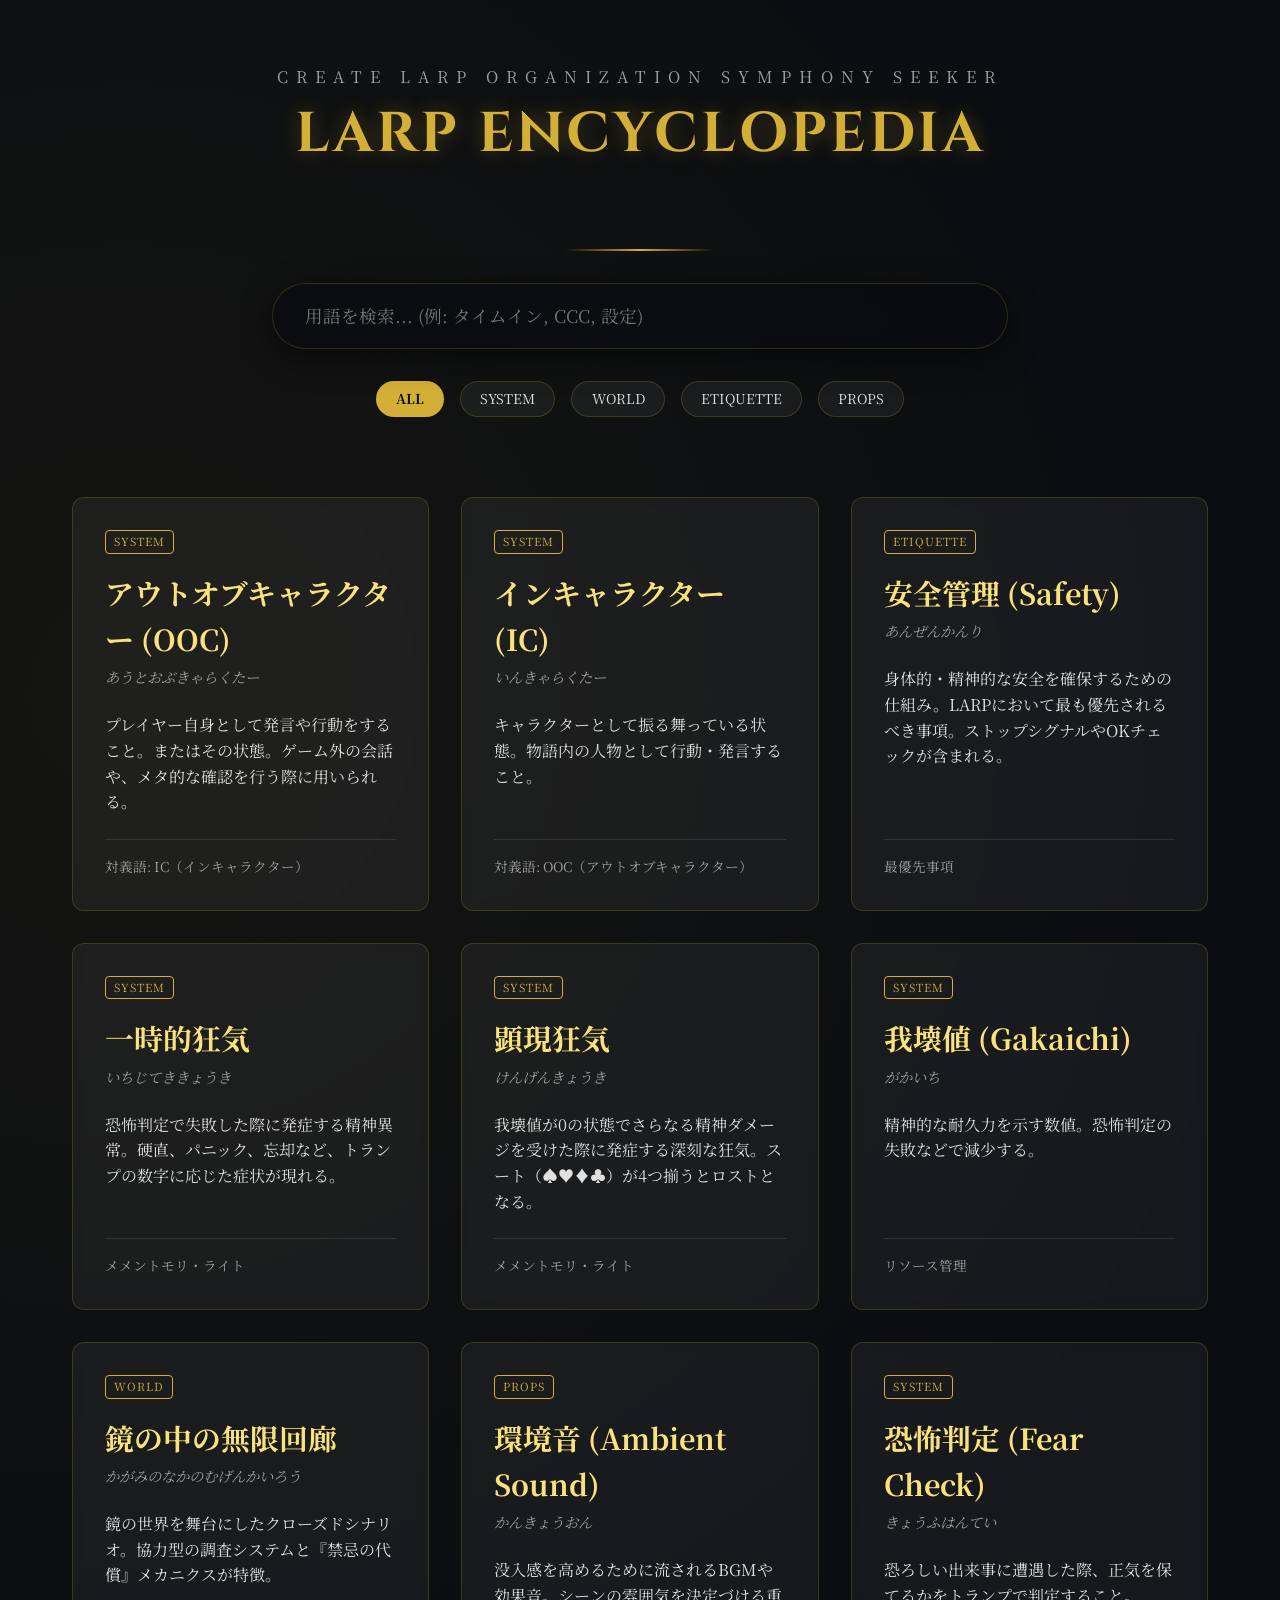
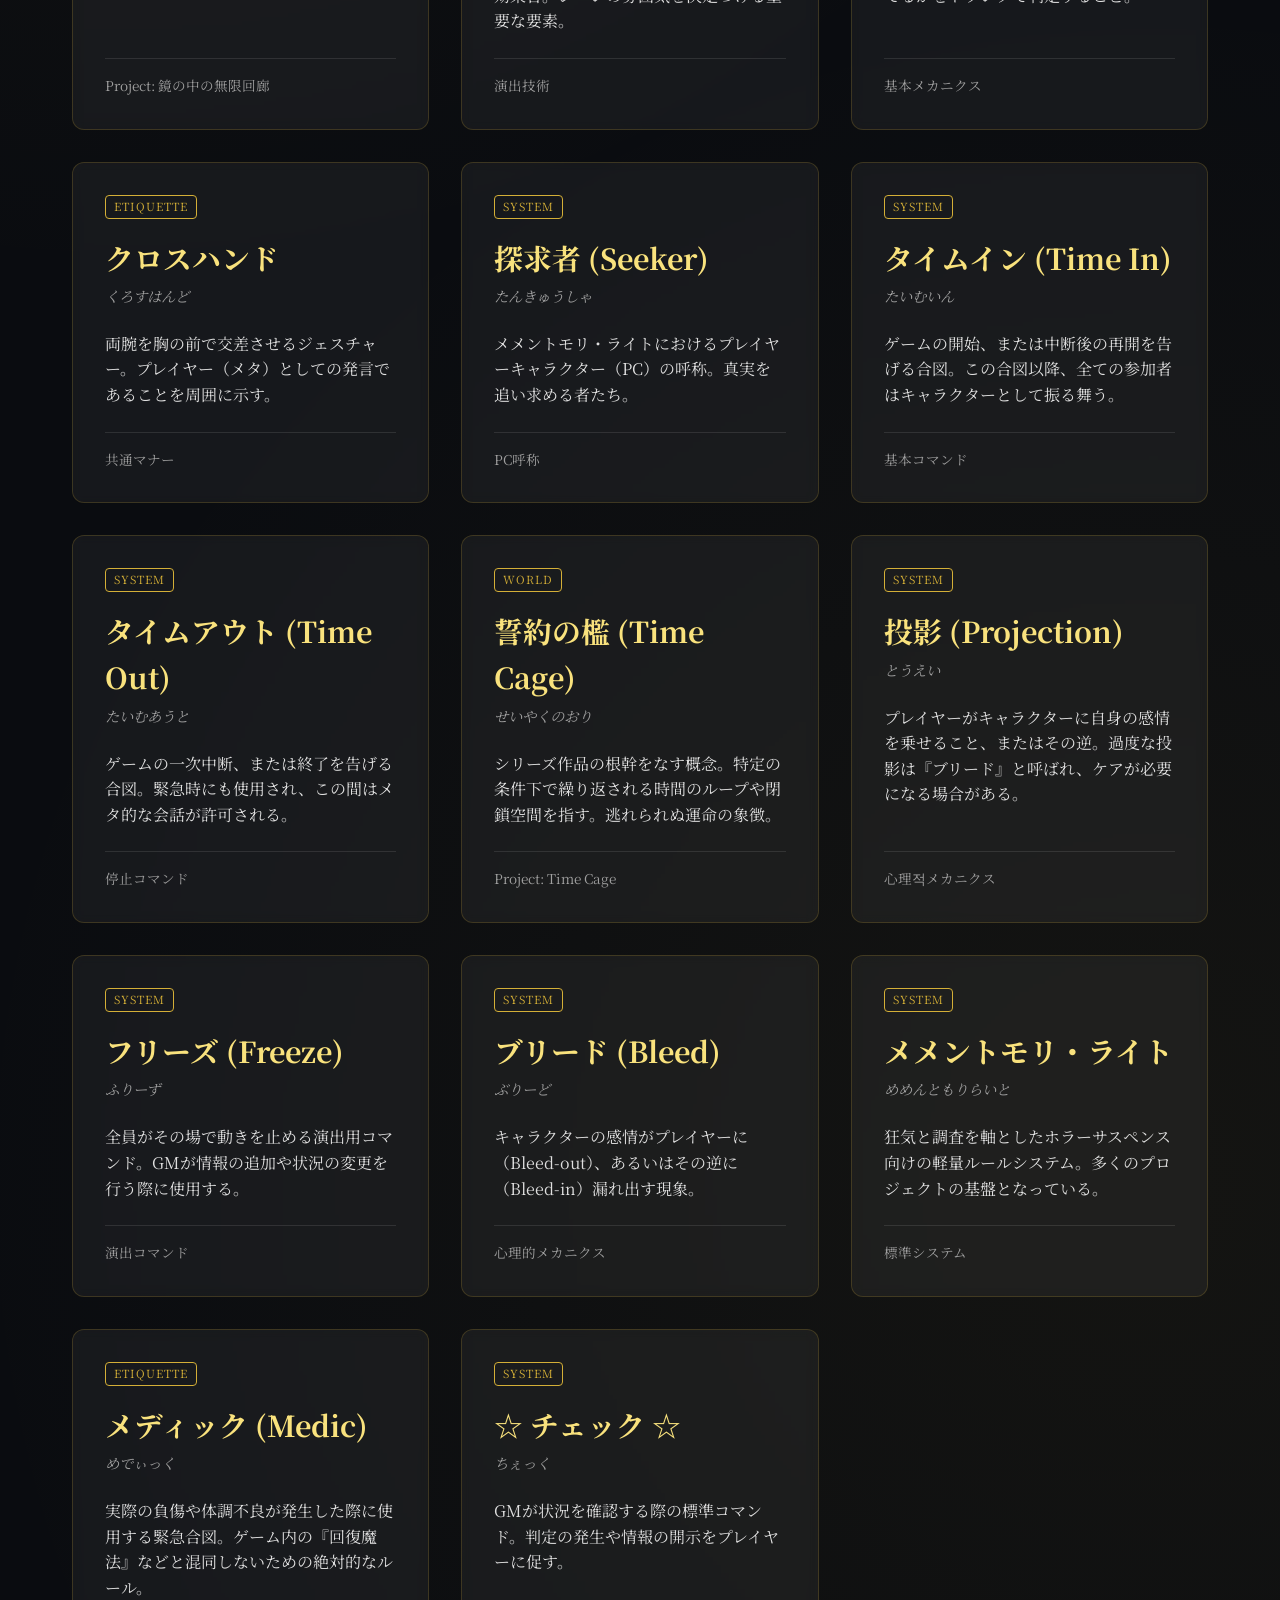
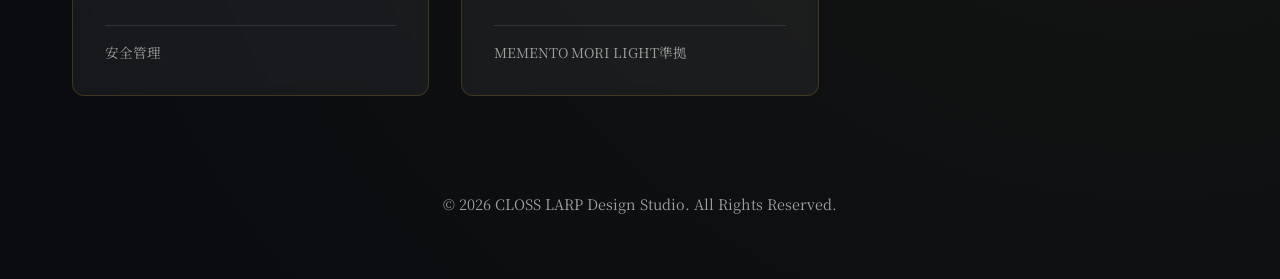
<file: app/index.html>
<!DOCTYPE html>
<html lang="ja">
<head>
    <meta charset="UTF-8">
    <meta name="viewport" content="width=device-width, initial-scale=1.0">
    <title>LARP Encyclopedia - 幻想事典</title>
    <link rel="preconnect" href="https://fonts.googleapis.com">
    <link rel="preconnect" href="https://fonts.gstatic.com" crossorigin>
    <link href="https://fonts.googleapis.com/css2?family=Cinzel:wght@400;700&family=Noto+Serif+JP:wght@400;700&display=swap" rel="stylesheet">
    <style>
        :root {
            --primary-gold: #d4af37;
            --accent-gold: #f9e27d;
            --bg-dark: #0a0c10;
            --card-bg: rgba(255, 255, 255, 0.05);
            --text-main: #e0e0e0;
            --text-dim: #a0a0a0;
            --glass-border: rgba(212, 175, 55, 0.2);
            --transition: all 0.3s cubic-bezier(0.4, 0, 0.2, 1);
        }

        * {
            box-sizing: border-box;
            margin: 0;
            padding: 0;
        }

        body {
            background-color: var(--bg-dark);
            background-image: 
                radial-gradient(circle at 10% 20%, rgba(212, 175, 55, 0.05) 0%, transparent 40%),
                radial-gradient(circle at 90% 80%, rgba(212, 175, 55, 0.05) 0%, transparent 40%);
            color: var(--text-main);
            font-family: 'Noto Serif JP', serif;
            line-height: 1.6;
            min-height: 100vh;
            overflow-x: hidden;
        }

        header {
            padding: 4rem 2rem;
            text-align: center;
            position: relative;
        }

        header::after {
            content: '';
            position: absolute;
            bottom: 0;
            left: 50%;
            transform: translateX(-50%);
            width: 150px;
            height: 2px;
            background: linear-gradient(90deg, transparent, var(--primary-gold), transparent);
        }

        h1 {
            font-family: 'Cinzel', serif;
            font-size: 3.5rem;
            letter-spacing: 0.2rem;
            color: var(--primary-gold);
            text-shadow: 0 0 20px rgba(212, 175, 55, 0.3);
            margin-bottom: 0.5rem;
        }

        .subtitle {
            font-size: 1rem;
            color: var(--text-dim);
            text-transform: uppercase;
            letter-spacing: 0.5rem;
        }

        .search-container {
            max-width: 800px;
            margin: 2rem auto;
            padding: 0 2rem;
            position: sticky;
            top: 2rem;
            z-index: 100;
        }

        #search-input {
            width: 100%;
            padding: 1.2rem 2rem;
            background: rgba(10, 12, 16, 0.8);
            border: 1px solid var(--glass-border);
            border-radius: 50px;
            color: white;
            font-size: 1.1rem;
            backdrop-filter: blur(10px);
            transition: var(--transition);
            box-shadow: 0 10px 30px rgba(0, 0, 0, 0.5);
            font-family: 'Noto Serif JP', serif;
        }

        #search-input:focus {
            outline: none;
            border-color: var(--primary-gold);
            box-shadow: 0 0 20px rgba(212, 175, 55, 0.2);
        }

        .filter-tags {
            display: flex;
            justify-content: center;
            gap: 1rem;
            margin-bottom: 3rem;
            flex-wrap: wrap;
        }

        .tag {
            padding: 0.4rem 1.2rem;
            border-radius: 20px;
            background: var(--card-bg);
            border: 1px solid var(--glass-border);
            font-size: 0.85rem;
            cursor: pointer;
            transition: var(--transition);
        }

        .tag.active, .tag:hover {
            background: var(--primary-gold);
            color: var(--bg-dark);
            font-weight: bold;
        }

        .dictionary-grid {
            max-width: 1200px;
            margin: 0 auto;
            padding: 2rem;
            display: grid;
            grid-template-columns: repeat(auto-fill, minmax(350px, 1fr));
            gap: 2rem;
        }

        .term-card {
            background: var(--card-bg);
            border: 1px solid var(--glass-border);
            padding: 2rem;
            border-radius: 12px;
            backdrop-filter: blur(5px);
            transition: var(--transition);
            position: relative;
            overflow: hidden;
            display: flex;
            flex-direction: column;
        }

        .term-card:hover {
            transform: translateY(-10px);
            border-color: var(--primary-gold);
            box-shadow: 0 15px 40px rgba(0, 0, 0, 0.4);
        }

        .term-card::before {
            content: '';
            position: absolute;
            top: 0;
            left: 0;
            width: 4px;
            height: 0;
            background: var(--primary-gold);
            transition: var(--transition);
        }

        .term-card:hover::before {
            height: 100%;
        }

        .category-badge {
            font-size: 0.7rem;
            text-transform: uppercase;
            color: var(--primary-gold);
            border: 1px solid var(--primary-gold);
            padding: 2px 8px;
            border-radius: 4px;
            width: fit-content;
            margin-bottom: 1rem;
            letter-spacing: 1px;
        }

        .term-name {
            font-size: 1.8rem;
            color: var(--accent-gold);
            margin-bottom: 0.2rem;
        }

        .term-reading {
            font-size: 0.9rem;
            color: var(--text-dim);
            margin-bottom: 1.5rem;
            font-style: italic;
        }

        .term-definition {
            font-size: 1rem;
            color: var(--text-main);
            flex-grow: 1;
        }

        .term-meta {
            margin-top: 1.5rem;
            padding-top: 1rem;
            border-top: 1px solid rgba(255, 255, 255, 0.1);
            font-size: 0.85rem;
            color: var(--text-dim);
        }

        footer {
            text-align: center;
            padding: 4rem;
            color: var(--text-dim);
            font-size: 0.9rem;
        }

        /* アニメーション */
        @keyframes fadeIn {
            from { opacity: 0; transform: translateY(20px); }
            to { opacity: 1; transform: translateY(0); }
        }

        .term-card {
            animation: fadeIn 0.6s ease forwards;
        }

        @media (max-width: 768px) {
            h1 { font-size: 2.5rem; }
            .dictionary-grid { grid-template-columns: 1fr; }
        }
    </style>
</head>
<body>

<header>
    <div class="subtitle">Create LARP Organization Symphony Seeker</div>
    <h1>LARP ENCYCLOPEDIA</h1>
</header>

<div class="search-container">
    <input type="text" id="search-input" placeholder="用語を検索... (例: タイムイン, CCC, 設定)">
</div>

<div class="filter-tags" id="category-filters">
    <div class="tag active" data-category="all">ALL</div>
    <div class="tag" data-category="SYSTEM">SYSTEM</div>
    <div class="tag" data-category="WORLD">WORLD</div>
    <div class="tag" data-category="ETIQUETTE">ETIQUETTE</div>
    <div class="tag" data-category="PROPS">PROPS</div>
</div>

<div class="dictionary-grid" id="dictionary-grid">
    <!-- 用語カードがここに挿入されます -->
</div>

<footer>
    &copy; 2026 CLOSS LARP Design Studio. All Rights Reserved.
</footer>

<script>
    const dictionaryData = [
        {
            name: "アウトオブキャラクター (OOC)",
            reading: "あうとおぶきゃらくたー",
            category: "SYSTEM",
            definition: "プレイヤー自身として発言や行動をすること。またはその状態。ゲーム外の会話や、メタ的な確認を行う際に用いられる。",
            meta: "対義語: IC（インキャラクター）"
        },
        {
            name: "インキャラクター (IC)",
            reading: "いんきゃらくたー",
            category: "SYSTEM",
            definition: "キャラクターとして振る舞っている状態。物語内の人物として行動・発言すること。",
            meta: "対義語: OOC（アウトオブキャラクター）"
        },
        {
            name: "安全管理 (Safety)",
            reading: "あんぜんかんり",
            category: "ETIQUETTE",
            definition: "身体的・精神的な安全を確保するための仕組み。LARPにおいて最も優先されるべき事項。ストップシグナルやOKチェックが含まれる。",
            meta: "最優先事項"
        },
        {
            name: "一時的狂気",
            reading: "いちじてききょうき",
            category: "SYSTEM",
            definition: "恐怖判定で失敗した際に発症する精神異常。硬直、パニック、忘却など、トランプの数字に応じた症状が現れる。",
            meta: "メメントモリ・ライト"
        },
        {
            name: "顕現狂気",
            reading: "けんげんきょうき",
            category: "SYSTEM",
            definition: "我壊値が0の状態でさらなる精神ダメージを受けた際に発症する深刻な狂気。スート（♠♥♦♣）が4つ揃うとロストとなる。",
            meta: "メメントモリ・ライト"
        },
        {
            name: "我壊値 (Gakaichi)",
            reading: "がかいち",
            category: "SYSTEM",
            definition: "精神的な耐久力を示す数値。恐怖判定の失敗などで減少する。",
            meta: "リソース管理"
        },
        {
            name: "鏡の中の無限回廊",
            reading: "かがみのなかのむげんかいろう",
            category: "WORLD",
            definition: "鏡の世界を舞台にしたクローズドシナリオ。協力型の調査システムと『禁忌の代償』メカニクスが特徴。",
            meta: "Project: 鏡の中の無限回廊"
        },
        {
            name: "環境音 (Ambient Sound)",
            reading: "かんきょうおん",
            category: "PROPS",
            definition: "没入感を高めるために流されるBGMや効果音。シーンの雰囲気を決定づける重要な要素。",
            meta: "演出技術"
        },
        {
            name: "恐怖判定 (Fear Check)",
            reading: "きょうふはんてい",
            category: "SYSTEM",
            definition: "恐ろしい出来事に遭遇した際、正気を保てるかをトランプで判定すること。",
            meta: "基本メカニクス"
        },
        {
            name: "クロスハンド",
            reading: "くろすはんど",
            category: "ETIQUETTE",
            definition: "両腕を胸の前で交差させるジェスチャー。プレイヤー（メタ）としての発言であることを周囲に示す。",
            meta: "共通マナー"
        },
        {
            name: "探求者 (Seeker)",
            reading: "たんきゅうしゃ",
            category: "SYSTEM",
            definition: "メメントモリ・ライトにおけるプレイヤーキャラクター（PC）の呼称。真実を追い求める者たち。",
            meta: "PC呼称"
        },
        {
            name: "タイムイン (Time In)",
            reading: "たいむいん",
            category: "SYSTEM",
            definition: "ゲームの開始、または中断後の再開を告げる合図。この合図以降、全ての参加者はキャラクターとして振る舞う。",
            meta: "基本コマンド"
        },
        {
            name: "タイムアウト (Time Out)",
            reading: "たいむあうと",
            category: "SYSTEM",
            definition: "ゲームの一次中断、または終了を告げる合図。緊急時にも使用され、この間はメタ的な会話が許可される。",
            meta: "停止コマンド"
        },
        {
            name: "誓約の檻 (Time Cage)",
            reading: "せいやくのおり",
            category: "WORLD",
            definition: "シリーズ作品の根幹をなす概念。特定の条件下で繰り返される時間のループや閉鎖空間を指す。逃れられぬ運命の象徴。",
            meta: "Project: Time Cage"
        },
        {
            name: "投影 (Projection)",
            reading: "とうえい",
            category: "SYSTEM",
            definition: "プレイヤーがキャラクターに自身の感情を乗せること、またはその逆。過度な投影は『ブリード』と呼ばれ、ケアが必要になる場合がある。",
            meta: "心理적メカニクス"
        },
        {
            name: "フリーズ (Freeze)",
            reading: "ふりーず",
            category: "SYSTEM",
            definition: "全員がその場で動きを止める演出用コマンド。GMが情報の追加や状況の変更を行う際に使用する。",
            meta: "演出コマンド"
        },
        {
            name: "ブリード (Bleed)",
            reading: "ぶりーど",
            category: "SYSTEM",
            definition: "キャラクターの感情がプレイヤーに（Bleed-out）、あるいはその逆に（Bleed-in）漏れ出す現象。",
            meta: "心理的メカニクス"
        },
        {
            name: "メメントモリ・ライト",
            reading: "めめんともりらいと",
            category: "SYSTEM",
            definition: "狂気と調査を軸としたホラーサスペンス向けの軽量ルールシステム。多くのプロジェクトの基盤となっている。",
            meta: "標準システム"
        },
        {
            name: "メディック (Medic)",
            reading: "めでぃっく",
            category: "ETIQUETTE",
            definition: "実際の負傷や体調不良が発生した際に使用する緊急合図。ゲーム内の『回復魔法』などと混同しないための絶対的なルール。",
            meta: "安全管理"
        },
        {
            name: "☆ チェック ☆",
            reading: "ちぇっく",
            category: "SYSTEM",
            definition: "GMが状況を確認する際の標準コマンド。判定の発生や情報の開示をプレイヤーに促す。",
            meta: "MEMENTO MORI LIGHT準拠"
        }
    ];

    const grid = document.getElementById('dictionary-grid');
    const searchInput = document.getElementById('search-input');
    const filterTags = document.querySelectorAll('.tag');
    let currentCategory = 'all';

    function renderDictionary(data) {
        grid.innerHTML = '';
        data.forEach((item, index) => {
            const card = document.createElement('div');
            card.className = 'term-card';
            card.style.animationDelay = `${index * 0.05}s`;
            card.innerHTML = `
                <div class="category-badge">${item.category}</div>
                <h2 class="term-name">${item.name}</h2>
                <div class="term-reading">${item.reading}</div>
                <div class="term-definition">${item.definition}</div>
                <div class="term-meta">${item.meta}</div>
            `;
            grid.appendChild(card);
        });
    }

    function filterData() {
        const query = searchInput.value.toLowerCase();
        const filtered = dictionaryData.filter(item => {
            const matchesSearch = item.name.toLowerCase().includes(query) || 
                                item.reading.includes(query) || 
                                item.definition.includes(query);
            const matchesCategory = currentCategory === 'all' || item.category === currentCategory;
            return matchesSearch && matchesCategory;
        });
        renderDictionary(filtered);
    }

    searchInput.addEventListener('input', filterData);

    filterTags.forEach(tag => {
        tag.addEventListener('click', () => {
            filterTags.forEach(t => t.classList.remove('active'));
            tag.classList.add('active');
            currentCategory = tag.dataset.category;
            filterData();
        });
    });

    // 初期表示
    renderDictionary(dictionaryData);
</script>

</body>
</html>
</file>
